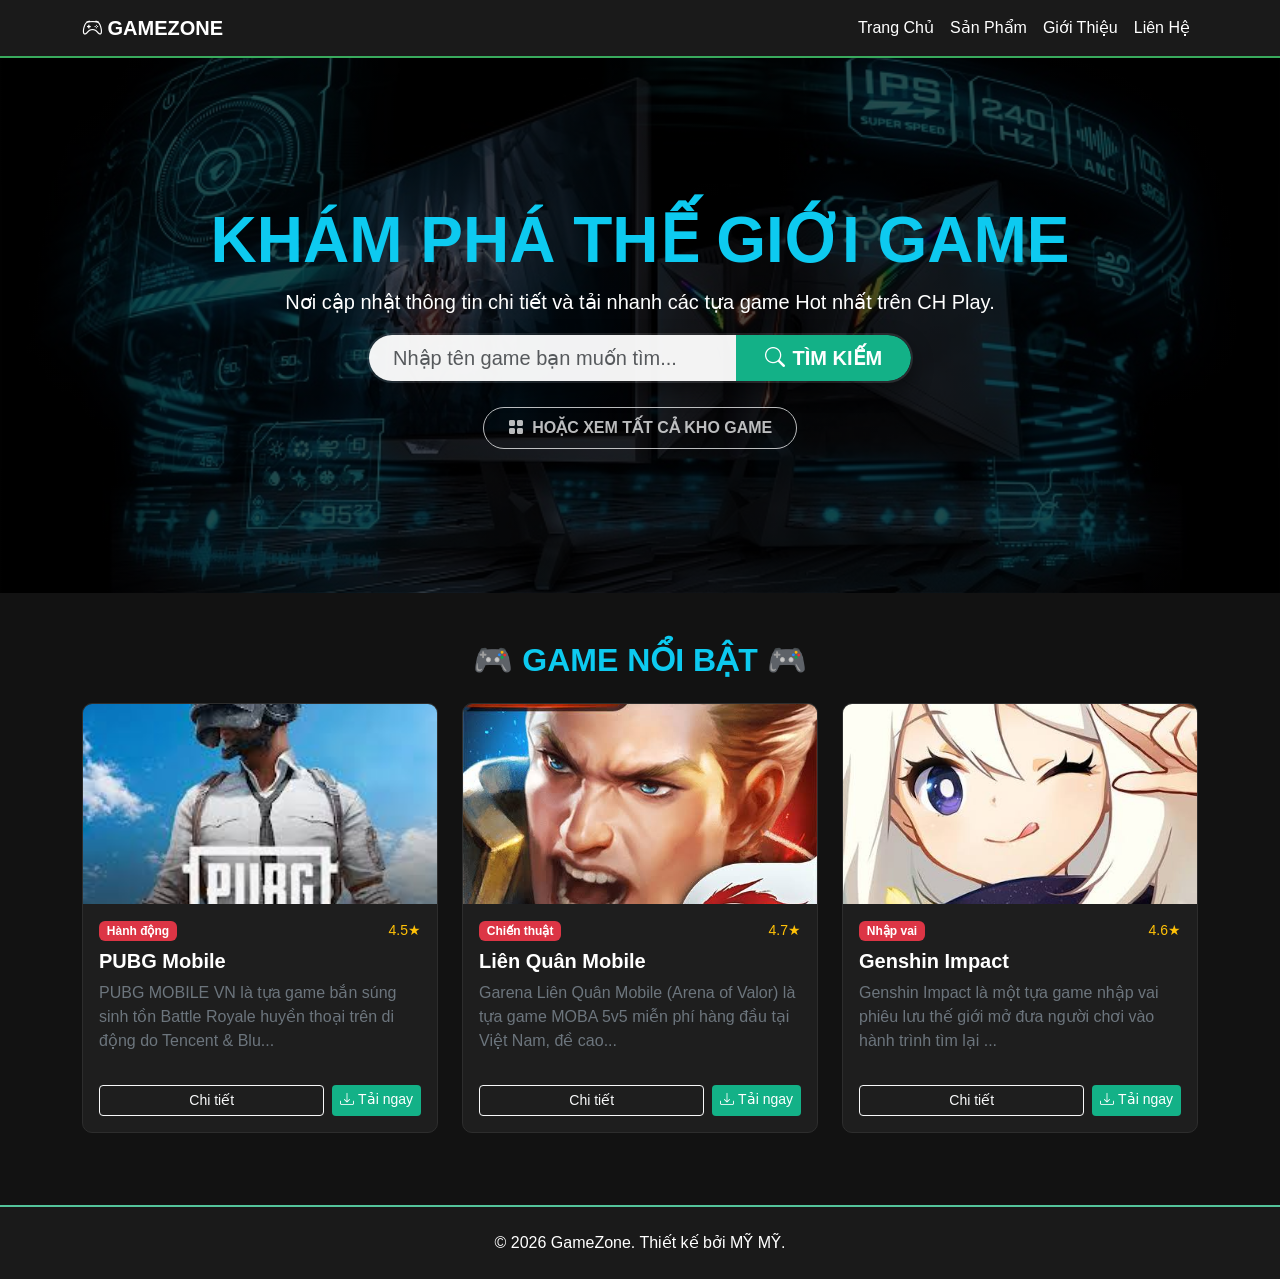
<file: index.html>
<!DOCTYPE html>
<html lang="vi">
<head>
    <meta charset="UTF-8">
    <meta name="viewport" content="width=device-width, initial-scale=1.0">
    <title>GameZone - Thế Giới Game Đỉnh Cao</title>
    <link href="https://cdn.jsdelivr.net/npm/bootstrap@5.3.0/dist/css/bootstrap.min.css" rel="stylesheet">
    <link href="https://cdn.jsdelivr.net/npm/bootstrap-icons@1.10.0/font/bootstrap-icons.css" rel="stylesheet">
    <link rel="stylesheet" href="css/style.css">
</head>
<body>

    <nav class="navbar navbar-expand-lg navbar-dark sticky-top">
        <div class="container">
            <a class="navbar-brand fw-bold text-danger" href="index.html"><i class="bi bi-controller"></i> GAMEZONE</a>
            <button class="navbar-toggler" type="button" data-bs-toggle="collapse" data-bs-target="#navbarNav">
                <span class="navbar-toggler-icon"></span>
            </button>
            <div class="collapse navbar-collapse" id="navbarNav">
                <ul class="navbar-nav ms-auto">
                    <li class="nav-item"><a class="nav-link active" href="index.html">Trang Chủ</a></li>
                    <li class="nav-item"><a class="nav-link" href="html/san-pham.html">Sản Phẩm</a></li>
                    <li class="nav-item"><a class="nav-link" href="html/gioi-thieu.html">Giới Thiệu</a></li>
                    <li class="nav-item"><a class="nav-link" href="html/lien-he.html">Liên Hệ</a></li>
                </ul>
            </div>
        </div>
    </nav>

    <div class="bg-dark text-white py-5 text-center position-relative" style="background-image: linear-gradient(rgba(0,0,0,0.7), rgba(0,0,0,0.7)), url('assets/logo1.jpg'); background-size: cover; background-position: center;">
        <div class="container my-5 py-5">
            <h1 class="display-3 fw-bold text-info">KHÁM PHÁ THẾ GIỚI GAME</h1>
            <p class="lead">Nơi cập nhật thông tin chi tiết và tải nhanh các tựa game Hot nhất trên CH Play.</p>
        <div class="row justify-content-center mb-4">
                <div class="col-11 col-md-8 col-lg-6">
                    <form id="main-search-form" class="input-group input-group-lg search-box-custom">
                        <input type="text" id="hero-search-input" class="form-control" placeholder="Nhập tên game bạn muốn tìm..." aria-label="Tìm kiếm game" autocomplete="off" required>
                        <button class="btn btn-danger fw-bold d-flex align-items-center gap-2" type="submit">
                            <i class="bi bi-search"></i> <span class="d-none d-sm-inline">TÌM KIẾM</span>
                        </button>
                    </form>
                </div>
            </div>

            <a href="html/san-pham.html" class="btn btn-outline-light rounded-pill px-4 py-2 fw-bold opacity-75 fs-6">
                <i class="bi bi-grid-fill me-1"></i> HOẶC XEM TẤT CẢ KHO GAME
            </a>
        </div>
    </div>

    <div class="container my-5">
        <h2 class="text-center mb-4 fw-bold text-uppercase text-info">&#127918 GAME NỔI BẬT &#127918</h2>
        <div class="row" id="featured-games-list">
        </div>
    </div>

    <footer class="text-white text-center py-4 mt-5">
        <div class="container">
            <p class="mb-0">© 2026 GameZone. Thiết kế bởi MỸ MỸ.</p>
        </div>
    </footer>

    <script src="https://cdn.jsdelivr.net/npm/bootstrap@5.3.0/dist/js/bootstrap.bundle.min.js"></script>
    <script src="../js/script.js"></script>
    <script>
       const featuredContainer = document.getElementById('featured-games-list');
        for (let i = 0; i < Math.min(3, gamesData.length); i++) {
            featuredContainer.innerHTML += createGameCard(gamesData[i], "");
        }

        /**
         * Hàm xử lý tìm kiếm và chuyển hướng đến trang Chi Tiết Sản Phẩm
         */
        function handleSearchAndRedirect(keyword) {
            const cleanKeyword = keyword.trim().toLowerCase();
            if (!cleanKeyword) return;

            // Tìm sản phẩm khớp từ khóa trong gamesData (khớp chính xác hoặc chứa tên)
            const matchedGame = gamesData.find(game => 
                game.title.toLowerCase().includes(cleanKeyword)
            );

            if (matchedGame) {
                // Chuyển thẳng đến trang chi tiết của game tìm được
                window.location.href = `html/chi-tiet.html?id=${matchedGame.id}`;
            } else {
                // Nếu không tìm thấy game nào, chuyển về trang sản phẩm chung để hiển thị thông báo
                window.location.href = `html/san-pham.html?search=${encodeURIComponent(keyword)}`;
            }
        }

        
        document.getElementById('main-search-form').addEventListener('submit', function(e) {
            e.preventDefault();
            const keyword = document.getElementById('hero-search-input').value;
            handleSearchAndRedirect(keyword);
        });

        
        document.getElementById('navbar-search-form').addEventListener('submit', function(e) {
            e.preventDefault();
            const keyword = document.getElementById('navbar-search-input').value;
            handleSearchAndRedirect(keyword);
        });
    </script>
</body>
</html>
</file>
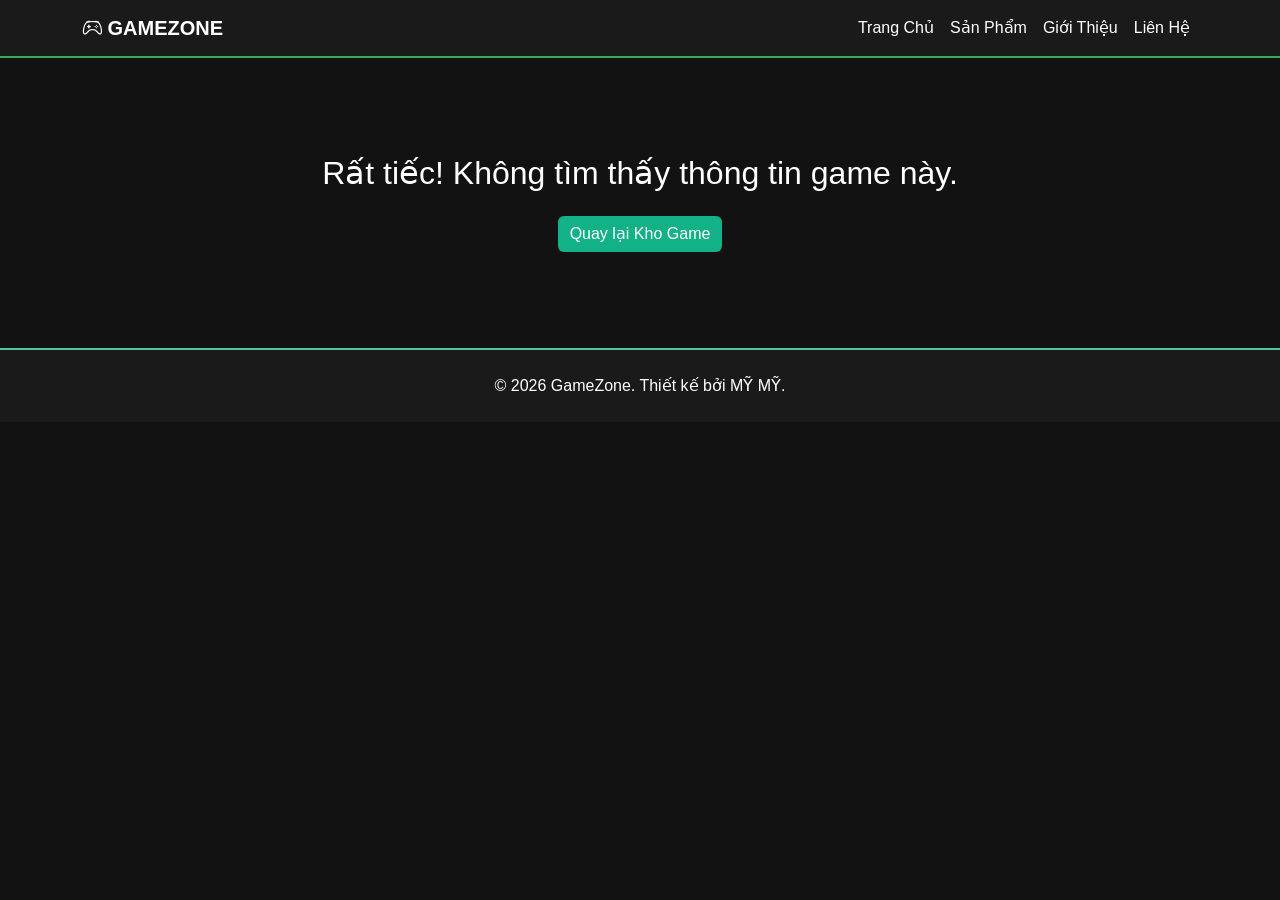
<file: html/chi-tiet.html>
<!DOCTYPE html>
<html lang="vi">
<head>
    <meta charset="UTF-8">
    <meta name="viewport" content="width=device-width, initial-scale=1.0">
    <title>Chi Tiết Game</title>
    <link href="https://cdn.jsdelivr.net/npm/bootstrap@5.3.0/dist/css/bootstrap.min.css" rel="stylesheet">
    <link href="https://cdn.jsdelivr.net/npm/bootstrap-icons@1.10.0/font/bootstrap-icons.css" rel="stylesheet">
    <link rel="stylesheet" href="../css/style.css">
</head>
<body>

    <nav class="navbar navbar-expand-lg navbar-dark sticky-top">
        <div class="container">
            <a class="navbar-brand fw-bold text-danger" href="../index.html"><i class="bi bi-controller"></i> GAMEZONE</a>
            <div class="collapse navbar-collapse" id="navbarNav">
                <ul class="navbar-nav ms-auto">
                    <li class="nav-item"><a class="nav-link" href="../index.html">Trang Chủ</a></li>
                    <li class="nav-item"><a class="nav-link" href="san-pham.html">Sản Phẩm</a></li>
                    <li class="nav-item"><a class="nav-link" href="gioi-thieu.html">Giới Thiệu</a></li>
                    <li class="nav-item"><a class="nav-link" href="lien-he.html">Liên Hệ</a></li>
                </ul>
            </div>
        </div>
    </nav>

    <div class="container my-5" id="game-details-section">
    </div>

    <footer class="text-white text-center py-4 mt-5">
        <p class="mb-0">© 2026 GameZone. Thiết kế bởi MỸ MỸ.</p>
    </footer>

    <script src="https://cdn.jsdelivr.net/npm/bootstrap@5.3.0/dist/js/bootstrap.bundle.min.js"></script>
    <script src="../js/script.js"></script>
    <script>

        const urlParams = new URLSearchParams(window.location.search);
        const gameId = parseInt(urlParams.get('id'));

        const game = gamesData.find(g => g.id === gameId);

        const detailsContainer = document.getElementById('game-details-section');

        if (game) {

            detailsContainer.innerHTML = `
                <div class="row">
                    <div class="col-md-5 mb-4">
                        <img src="${game.image}" class="img-fluid rounded shadow-lg border border-secondary" alt="${game.title}" style="width: 100%; max-height: 400px; object-fit: cover;">
                    </div>
                    <div class="col-md-7">
                        <span class="badge bg-danger mb-2">${game.categoryName}</span>
                        <span class="text-warning ms-2 fw-bold">${game.rating} <i class="bi bi-star-fill"></i></span>
                        <h1 class="display-5 fw-bold text-white mb-3">${game.title}</h1>
                        <p class="lead text-secondary">${game.description}</p>
                        
                        <h4 class="mt-4 text-danger">Tính năng nổi bật:</h4>
                        <ul>
                            ${game.features.map(f => `<li>${f}</li>`).join('')}
                        </ul>

                        <div class="mt-4">
                            <a href="${game.downloadUrl}" target="_blank" class="btn btn-danger btn-lg px-4 py-3 fw-bold">
                                <i class="bi bi-google-play"></i> TẢI NGAY TRÊN CH PLAY
                            </a>
                            <a href="san-pham.html" class="btn btn-outline-light btn-lg ms-2">
                                <i class="bi bi-arrow-left"></i> Quay lại
                            </a>
                        </div>
                    </div>
                </div>
            `;
        } else {
            // Trường hợp không tìm thấy ID game tương ứng
            detailsContainer.innerHTML = `
                <div class="text-center py-5">
                    <h2>Rất tiếc! Không tìm thấy thông tin game này.</h2>
                    <a href="san-pham.html" class="btn btn-danger mt-3">Quay lại Kho Game</a>
                </div>
            `;
        }
    </script>
</body>
</html>
</file>
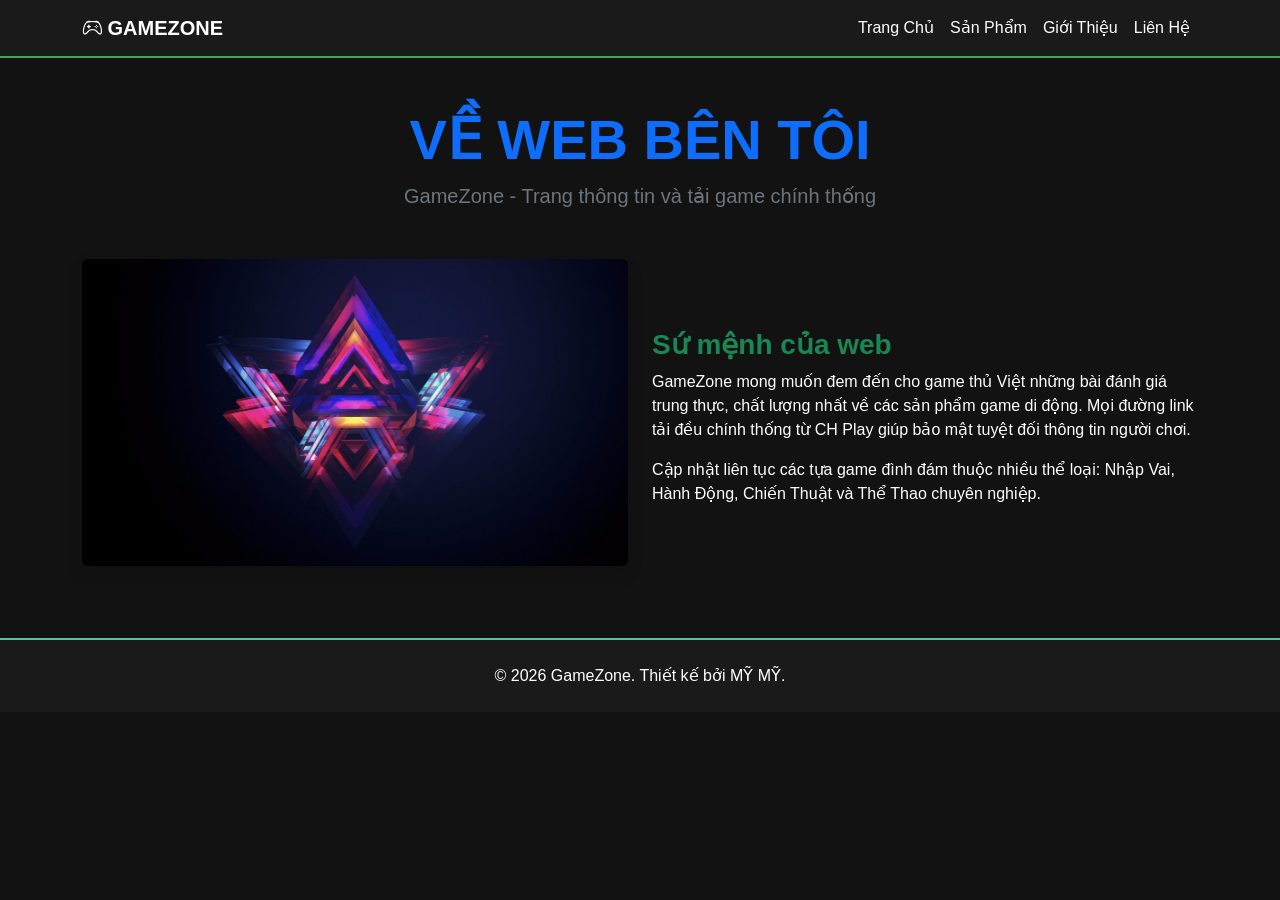
<file: html/gioi-thieu.html>
<!DOCTYPE html>
<html lang="vi">
<head>
    <meta charset="UTF-8">
    <meta name="viewport" content="width=device-width, initial-scale=1.0">
    <title>Giới Thiệu - GameZone</title>
    <link href="https://cdn.jsdelivr.net/npm/bootstrap@5.3.0/dist/css/bootstrap.min.css" rel="stylesheet">
    <link href="https://cdn.jsdelivr.net/npm/bootstrap-icons@1.10.0/font/bootstrap-icons.css" rel="stylesheet">
    <link rel="stylesheet" href="../css/style.css">
</head>
<body>
    <nav class="navbar navbar-expand-lg navbar-dark sticky-top">
        <div class="container">
            <a class="navbar-brand fw-bold text-danger" href="../index.html"><i class="bi bi-controller"></i> GAMEZONE</a>
            <div class="collapse navbar-collapse" id="navbarNav">
                <ul class="navbar-nav ms-auto">
                    <li class="nav-item"><a class="nav-link" href="../index.html">Trang Chủ</a></li>
                    <li class="nav-item"><a class="nav-link" href="san-pham.html">Sản Phẩm</a></li>
                    <li class="nav-item"><a class="nav-link active" href="gioi-thieu.html">Giới Thiệu</a></li>
                    <li class="nav-item"><a class="nav-link" href="lien-he.html">Liên Hệ</a></li>
                </ul>
            </div>
        </div>
    </nav>

    <div class="container my-5 text-white">
        <div class="text-center mb-5">
            <h1 class="display-4 fw-bold text-primary">VỀ WEB BÊN TÔI</h1>
            <p class="lead text-secondary">GameZone - Trang thông tin và tải game chính thống </p>
        </div>

        <div class="row align-items-center mb-5">
            <div class="col-md-6 mb-4">
                <img src="../assets/GM.jpg" class="img-fluid rounded shadow" alt="Gaming">
            </div>
            <div class="col-md-6">
                <h3 class="text-success fw-bold">Sứ mệnh của web</h3>
                <p>GameZone mong muốn đem đến cho game thủ Việt những bài đánh giá trung thực, chất lượng nhất về các sản phẩm game di động. Mọi đường link tải đều chính thống từ CH Play giúp bảo mật tuyệt đối thông tin người chơi.</p>
                <p>Cập nhật liên tục các tựa game đình đám thuộc nhiều thể loại: Nhập Vai, Hành Động, Chiến Thuật và Thể Thao chuyên nghiệp.</p>
            </div>
        </div>
    </div>

    <footer class="text-white text-center py-4 mt-5">
        <p class="mb-0">© 2026 GameZone. Thiết kế bởi MỸ MỸ.</p>
    </footer>

    <script src="https://cdn.jsdelivr.net/npm/bootstrap@5.3.0/dist/js/bootstrap.bundle.min.js"></script>
</body>
</html>
</file>
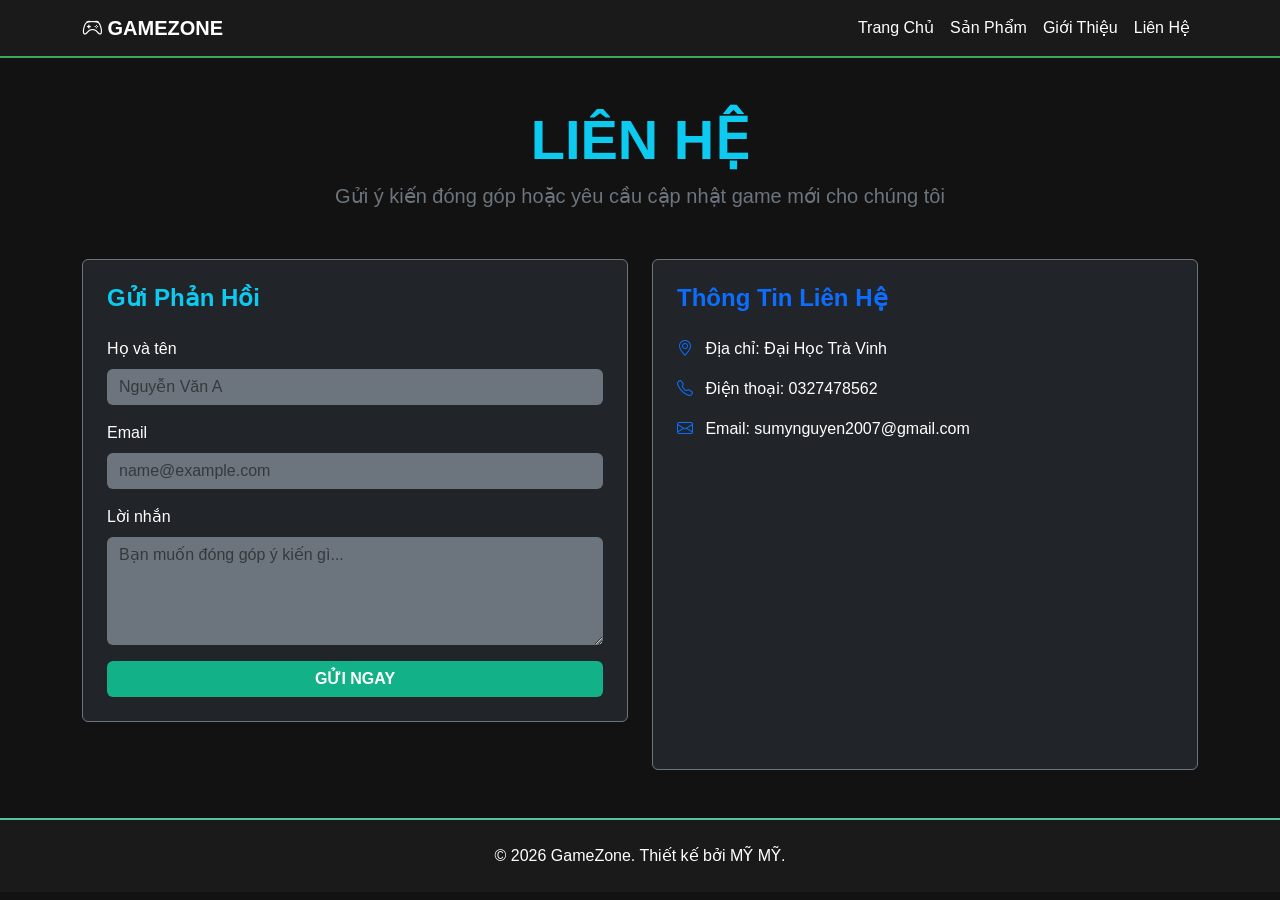
<file: html/lien-he.html>
<!DOCTYPE html>
<html lang="vi">
<head>
    <meta charset="UTF-8">
    <meta name="viewport" content="width=device-width, initial-scale=1.0">
    <title>Liên Hệ - GameZone</title>
    <link href="https://cdn.jsdelivr.net/npm/bootstrap@5.3.0/dist/css/bootstrap.min.css" rel="stylesheet">
    <link href="https://cdn.jsdelivr.net/npm/bootstrap-icons@1.10.0/font/bootstrap-icons.css" rel="stylesheet">
    <link rel="stylesheet" href="../css/style.css">
</head>
<body>

    <nav class="navbar navbar-expand-lg navbar-dark sticky-top">
        <div class="container">
            <a class="navbar-brand fw-bold text-danger" href="../index.html"><i class="bi bi-controller"></i> GAMEZONE</a>
            <div class="collapse navbar-collapse" id="navbarNav">
                <ul class="navbar-nav ms-auto">
                    <li class="nav-item"><a class="nav-link" href="../index.html">Trang Chủ</a></li>
                    <li class="nav-item"><a class="nav-link" href="san-pham.html">Sản Phẩm</a></li>
                    <li class="nav-item"><a class="nav-link" href="gioi-thieu.html">Giới Thiệu</a></li>
                    <li class="nav-item"><a class="nav-link active" href="lien-he.html">Liên Hệ</a></li>
                </ul>
            </div>
        </div>
    </nav>

    <div class="container my-5 text-white">
        <div class="text-center mb-5">
            <h1 class="display-4 fw-bold text-info">LIÊN HỆ</h1>
            <p class="lead text-secondary">Gửi ý kiến đóng góp hoặc yêu cầu cập nhật game mới cho chúng tôi</p>
        </div>

        <div class="row">
            <div class="col-md-6 mb-5">
                <div class="p-4 rounded border border-secondary bg-dark">
                    <h4 class="text-info mb-4 fw-bold">Gửi Phản Hồi</h4>
                    <form id="contactForm" onsubmit="handleSubmit(event)">
                        <div class="mb-3">
                            <label class="form-label">Họ và tên</label>
                            <input type="text" class="form-control bg-secondary text-white border-0" required placeholder="Nguyễn Văn A">
                        </div>
                        <div class="mb-3">
                            <label class="form-label">Email</label>
                            <input type="email" class="form-control bg-secondary text-white border-0" required placeholder="name@example.com">
                        </div>
                        <div class="mb-3">
                            <label class="form-label">Lời nhắn</label>
                            <textarea class="form-control bg-secondary text-white border-0" rows="4" required placeholder="Bạn muốn đóng góp ý kiến gì..."></textarea>
                        </div>
                        <button type="submit" class="btn btn-danger w-100 fw-bold">GỬI NGAY</button>
                    </form>
                </div>
            </div>
            <div class="col-md-6">
                <div class="p-4 rounded border border-secondary bg-dark h-100">
                    <h4 class="text-primary mb-4 fw-bold">Thông Tin Liên Hệ</h4>
                    <p><i class="bi bi-geo-alt text-primary me-2"></i> Địa chỉ: Đại Học Trà Vinh</p>
                    <p><i class="bi bi-telephone text-primary me-2"></i> Điện thoại: 0327478562</p>
                    <p><i class="bi bi-envelope text-primary me-2"></i> Email: sumynguyen2007@gmail.com</p>
                    
                </div>
            </div>
        </div>
    </div>

    <footer class="text-white text-center py-4 mt-5">
        <p class="mb-0">© 2026 GameZone. Thiết kế bởi MỸ MỸ.</p>
    </footer>

    <script src="https://cdn.jsdelivr.net/npm/bootstrap@5.3.0/dist/js/bootstrap.bundle.min.js"></script>
    <script>
        function handleSubmit(event) {
            event.preventDefault();
            alert("Cảm ơn bạn đã liên hệ! GameZone sẽ phản hồi sớm nhất có thể.");
            document.getElementById('contactForm').reset();
        }
    </script>
</body>
</html>
</file>
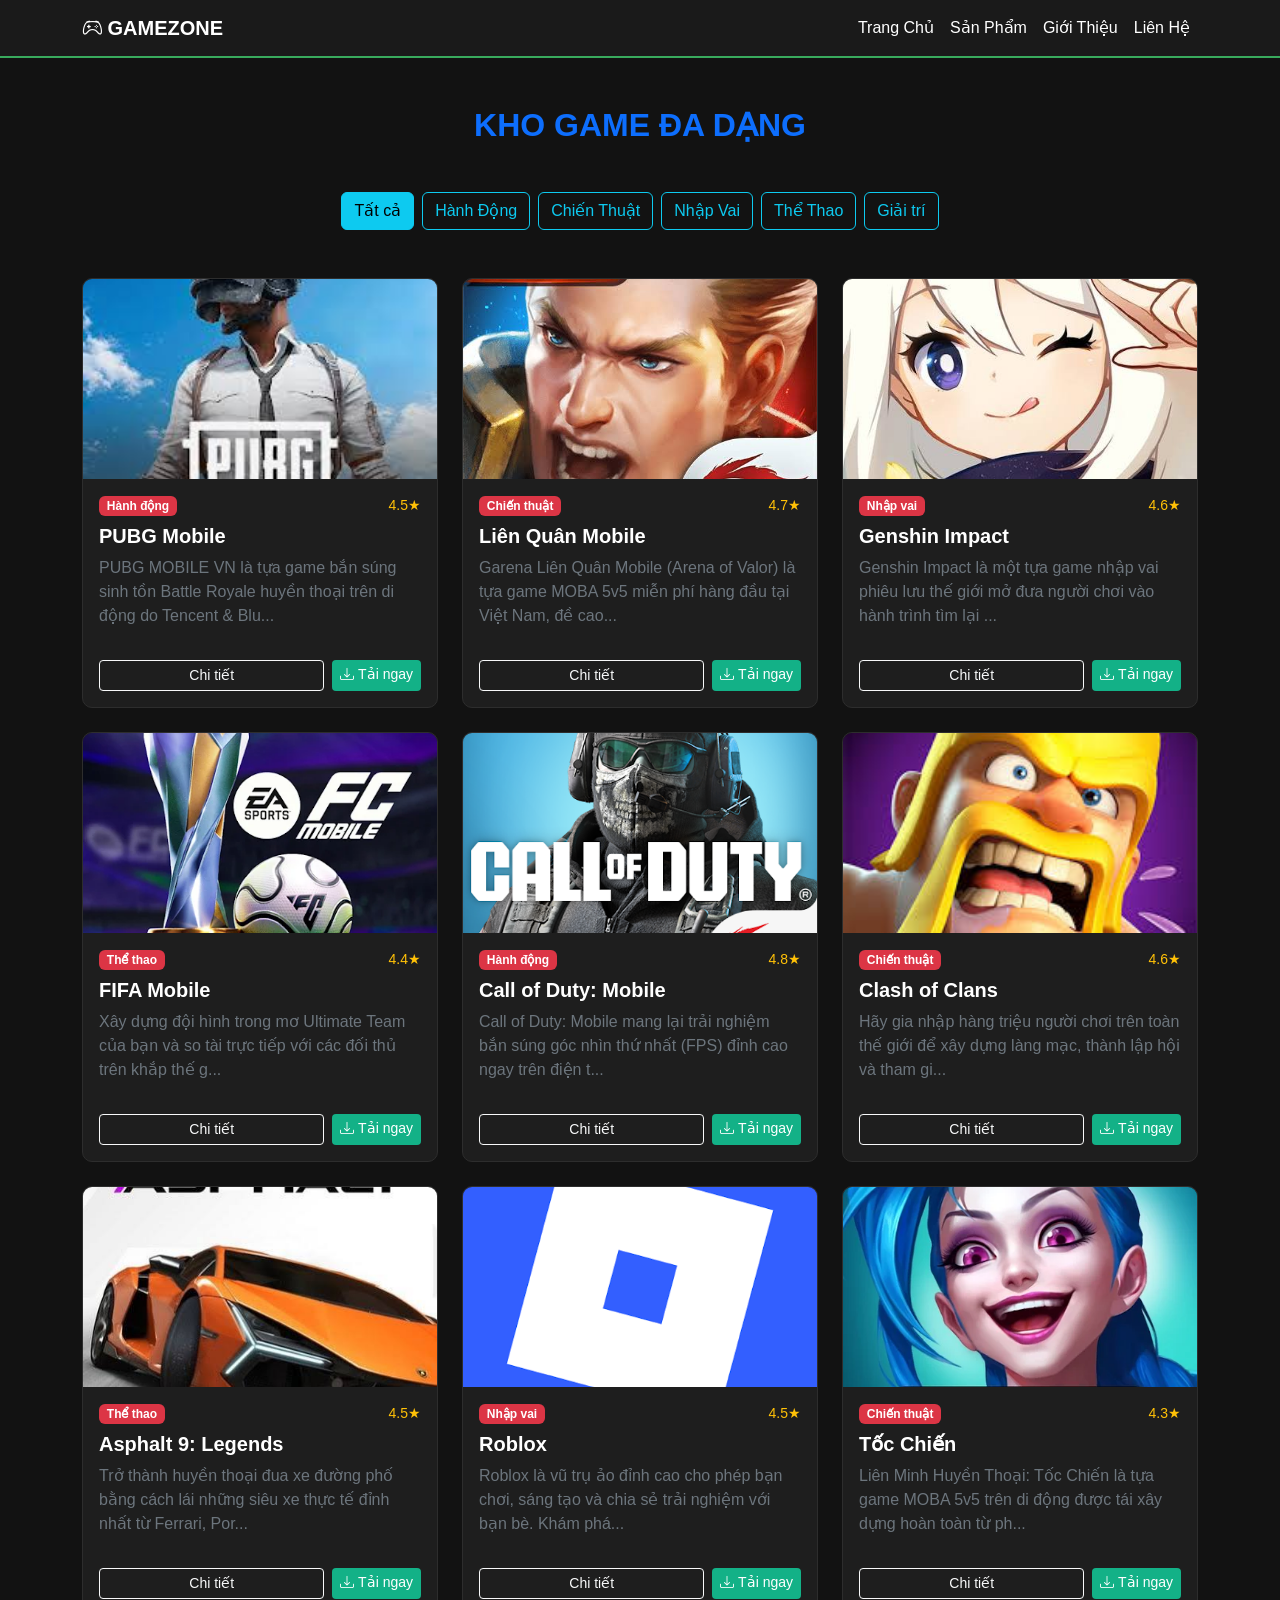
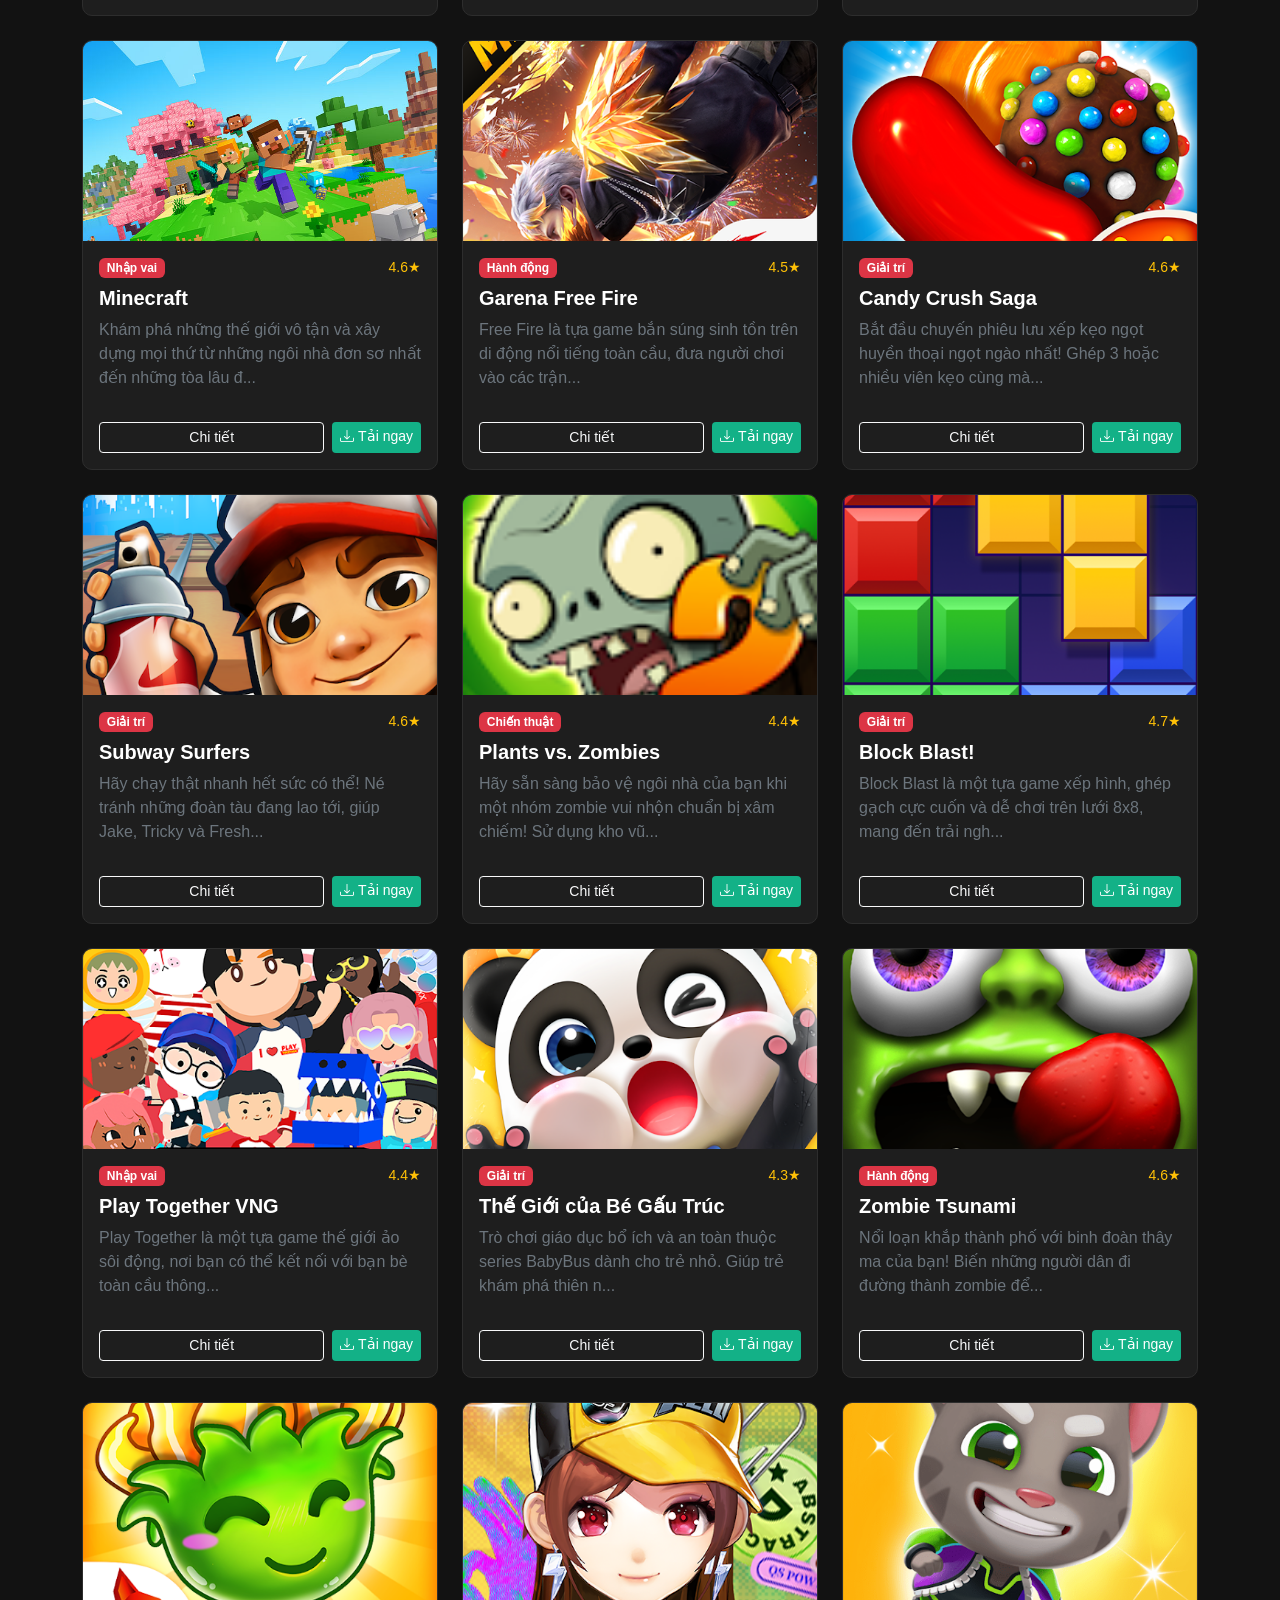
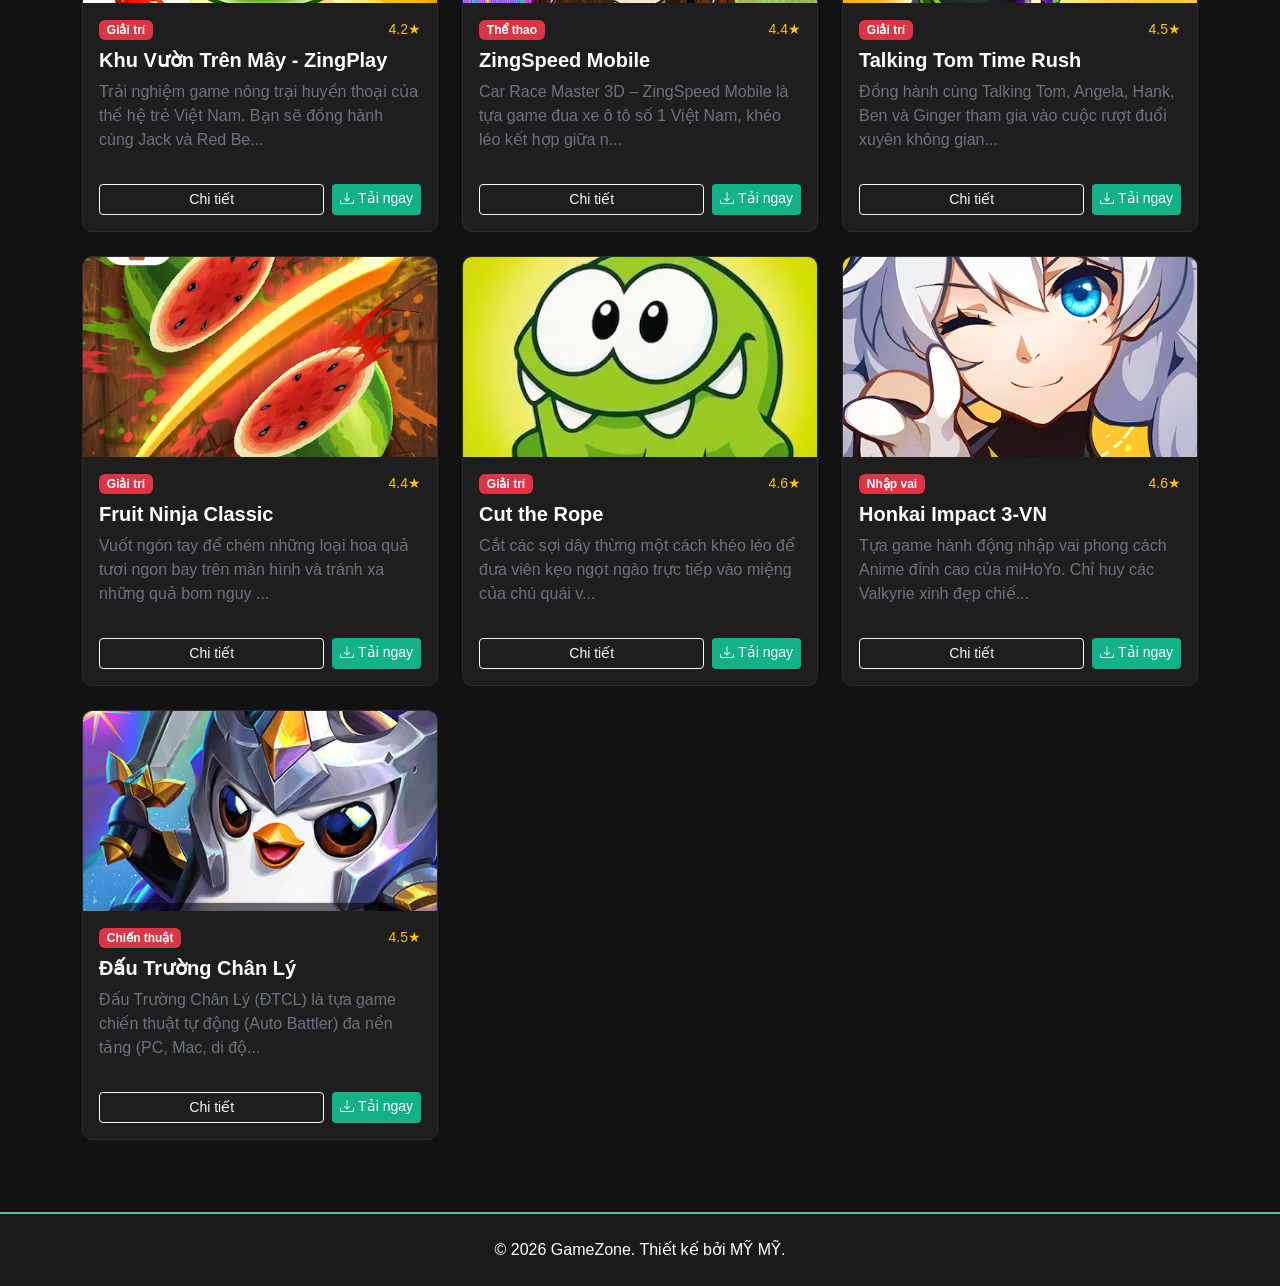
<file: html/san-pham.html>
<!DOCTYPE html>
<html lang="vi">
<head>
    <meta charset="UTF-8">
    <meta name="viewport" content="width=device-width, initial-scale=1.0">
    <title>Sản Phẩm - Kho Game</title>
    <link href="https://cdn.jsdelivr.net/npm/bootstrap@5.3.0/dist/css/bootstrap.min.css" rel="stylesheet">
    <link href="https://cdn.jsdelivr.net/npm/bootstrap-icons@1.10.0/font/bootstrap-icons.css" rel="stylesheet">
    <link rel="stylesheet" href="../css/style.css">
</head>
<body>

    <!-- NAVBAR -->
    <nav class="navbar navbar-expand-lg navbar-dark sticky-top">
        <div class="container">
            <a class="navbar-brand fw-bold text-danger" href="../index.html"><i class="bi bi-controller"></i> GAMEZONE</a>
            <button class="navbar-toggler" type="button" data-bs-toggle="collapse" data-bs-target="#navbarNav">
                <span class="navbar-toggler-icon"></span>
            </button>
            <div class="collapse navbar-collapse" id="navbarNav">
                <ul class="navbar-nav ms-auto">
                    <li class="nav-item"><a class="nav-link" href="../index.html">Trang Chủ</a></li>
                    <li class="nav-item"><a class="nav-link active" href="san-pham.html">Sản Phẩm</a></li>
                    <li class="nav-item"><a class="nav-link" href="gioi-thieu.html">Giới Thiệu</a></li>
                    <li class="nav-item"><a class="nav-link" href="lien-he.html">Liên Hệ</a></li>
                </ul>
            </div>
        </div>
    </nav>

    <div class="container my-5">
        <h2 class="text-center mb-5 fw-bold text-primary text-uppercase">Kho Game Đa Dạng</h2>

        <div class="d-flex justify-content-center gap-2 mb-5 flex-wrap" id="category-filters">
            <button class="btn btn-outline-info active" onclick="filterGames('all')">Tất cả</button>
            <button class="btn btn-outline-info" onclick="filterGames('hanh-dong')">Hành Động</button>
            <button class="btn btn-outline-info" onclick="filterGames('chien-thuat')">Chiến Thuật</button>
            <button class="btn btn-outline-info" onclick="filterGames('nhap-vai')">Nhập Vai</button>
            <button class="btn btn-outline-info" onclick="filterGames('the-thao')">Thể Thao</button>
            <button class="btn btn-outline-info" onclick="filterGames('giai-tri')">Giải trí</button>
        </div>

        <div class="row" id="all-games-list">
        </div>
    </div>

    <footer class="text-white text-center py-4 mt-5">
        <p class="mb-0">© 2026 GameZone. Thiết kế bởi MỸ MỸ.</p>
    </footer>

    <script src="https://cdn.jsdelivr.net/npm/bootstrap@5.3.0/dist/js/bootstrap.bundle.min.js"></script>
    <script src="../js/script.js"></script>
    <script>
        const gamesListContainer = document.getElementById('all-games-list');

        function displayGames(games) {
            gamesListContainer.innerHTML = '';
            if(games.length === 0) {
                gamesListContainer.innerHTML = `<h3 class="text-center text-secondary">Không tìm thấy game nào!</h3>`;
                return;
            }
            games.forEach(game => {
                gamesListContainer.innerHTML += createGameCard(game, "../");
            });
        }

        function filterGames(category) {
            const buttons = document.querySelectorAll('#category-filters button');
            buttons.forEach(btn => btn.classList.remove('active'));
            event.target.classList.add('active');

            if (category === 'all') {
                displayGames(gamesData);
            } else {
                const filtered = gamesData.filter(g => g.category === category);
                displayGames(filtered);
            }
        }

        displayGames(gamesData);
    </script>
</body>
</html>
</file>
<file: css/style.css>
body {
    background-color: #121212;
    color: #ffffff;
    font-family: 'Segoe UI', Tahoma, Geneva, Verdana, sans-serif;
}


.navbar {
    background-color: #1a1a1a !important;
    border-bottom: 2px solid #39aa5d;
}

.navbar-brand, .nav-link {
    color: #ffffff !important;
}

.nav-link:hover {
    color: #adebad !important;
}

/* Card Game */
.game-card {
    background-color: #1e1e1e;
    border: 1px solid #2d2d2d;
    border-radius: 10px;
    overflow: hidden;
    transition: transform 0.3s ease, box-shadow 0.3s ease;
}

.game-card:hover {
    transform: translateY(-8px);
    box-shadow: 0 10px 20px rgba(36, 222, 147, 0.3);
    border-color: #08c56a;
}

.game-card img {
    height: 200px;
    object-fit: cover;
}

/* Footer */
footer {
    background-color: #1a1a1a;
    border-top: 2px solid #54c49b;
}

/* Nút bấm nổi bật */
.btn-danger {
    background-color: #13b187;
    border: none;
}

.btn-danger:hover {
    background-color: #adadeb;
}
.search-box-custom {
    border-radius: 50px;
    overflow: hidden;
    box-shadow: 0 8px 20px rgba(0, 0, 0, 0.4);
    border: 2px solid rgba(255, 255, 255, 0.1);
}

.search-box-custom .form-control {
    border: none;
    padding-left: 1.5rem;
    background-color: rgba(255, 255, 255, 0.95);
}

.search-box-custom .form-control:focus {
    box-shadow: none;
    background-color: #ffffff;
}

.search-box-custom .btn {
    border-radius: 0 50px 50px 0;
    padding-left: 1.8rem;
    padding-right: 1.8rem;
}
</file>
